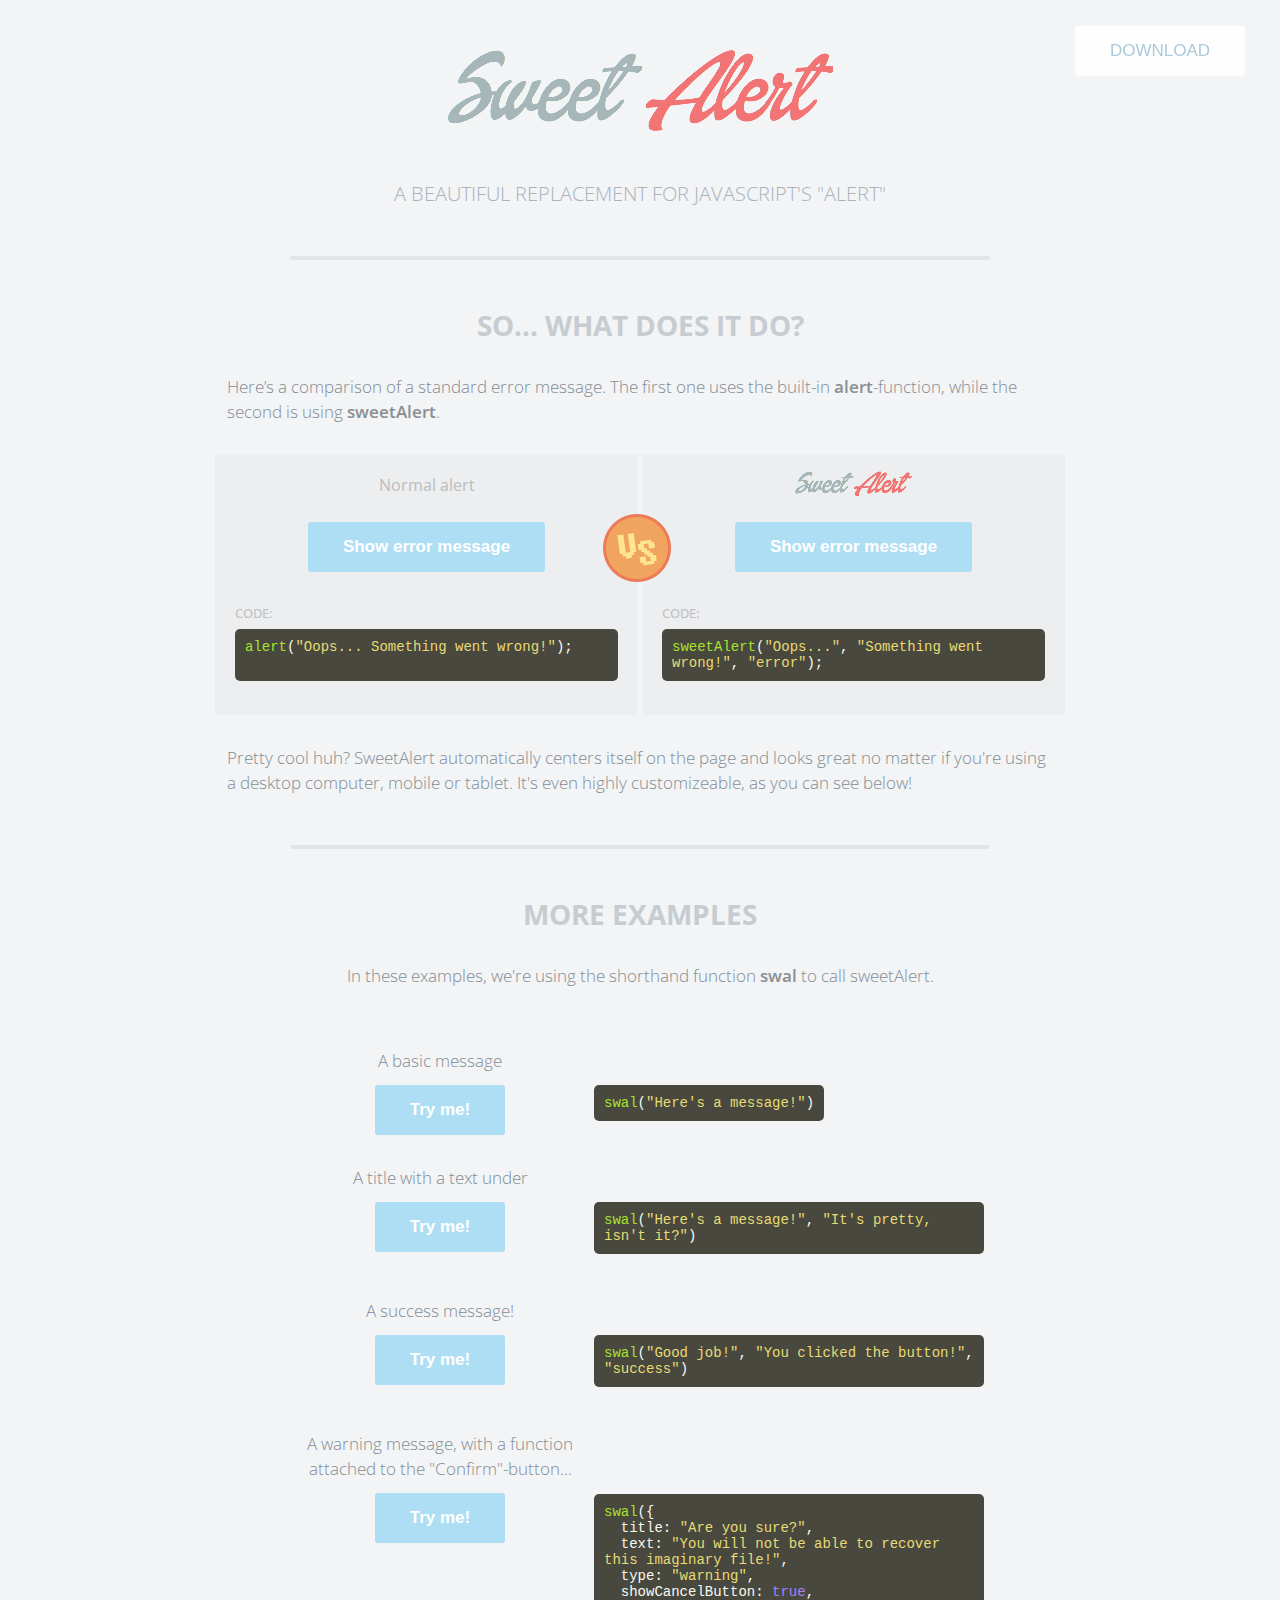
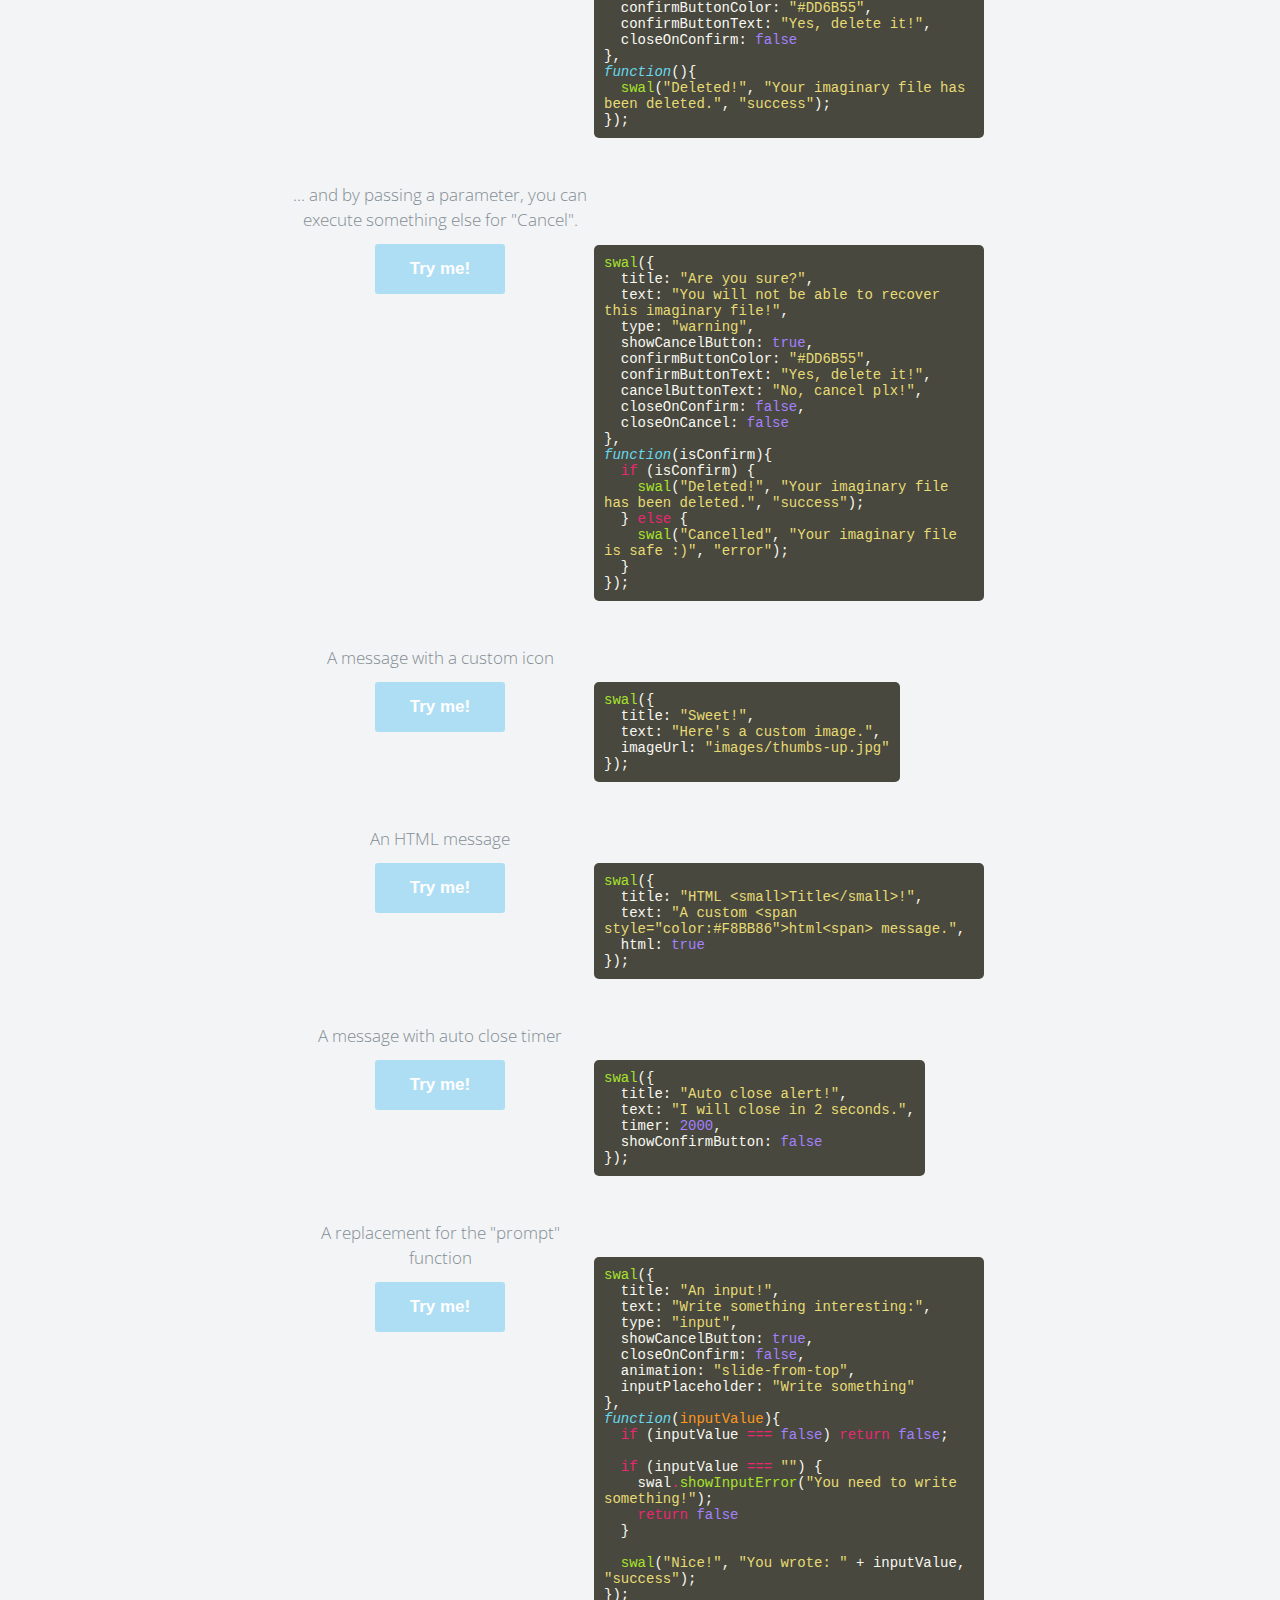
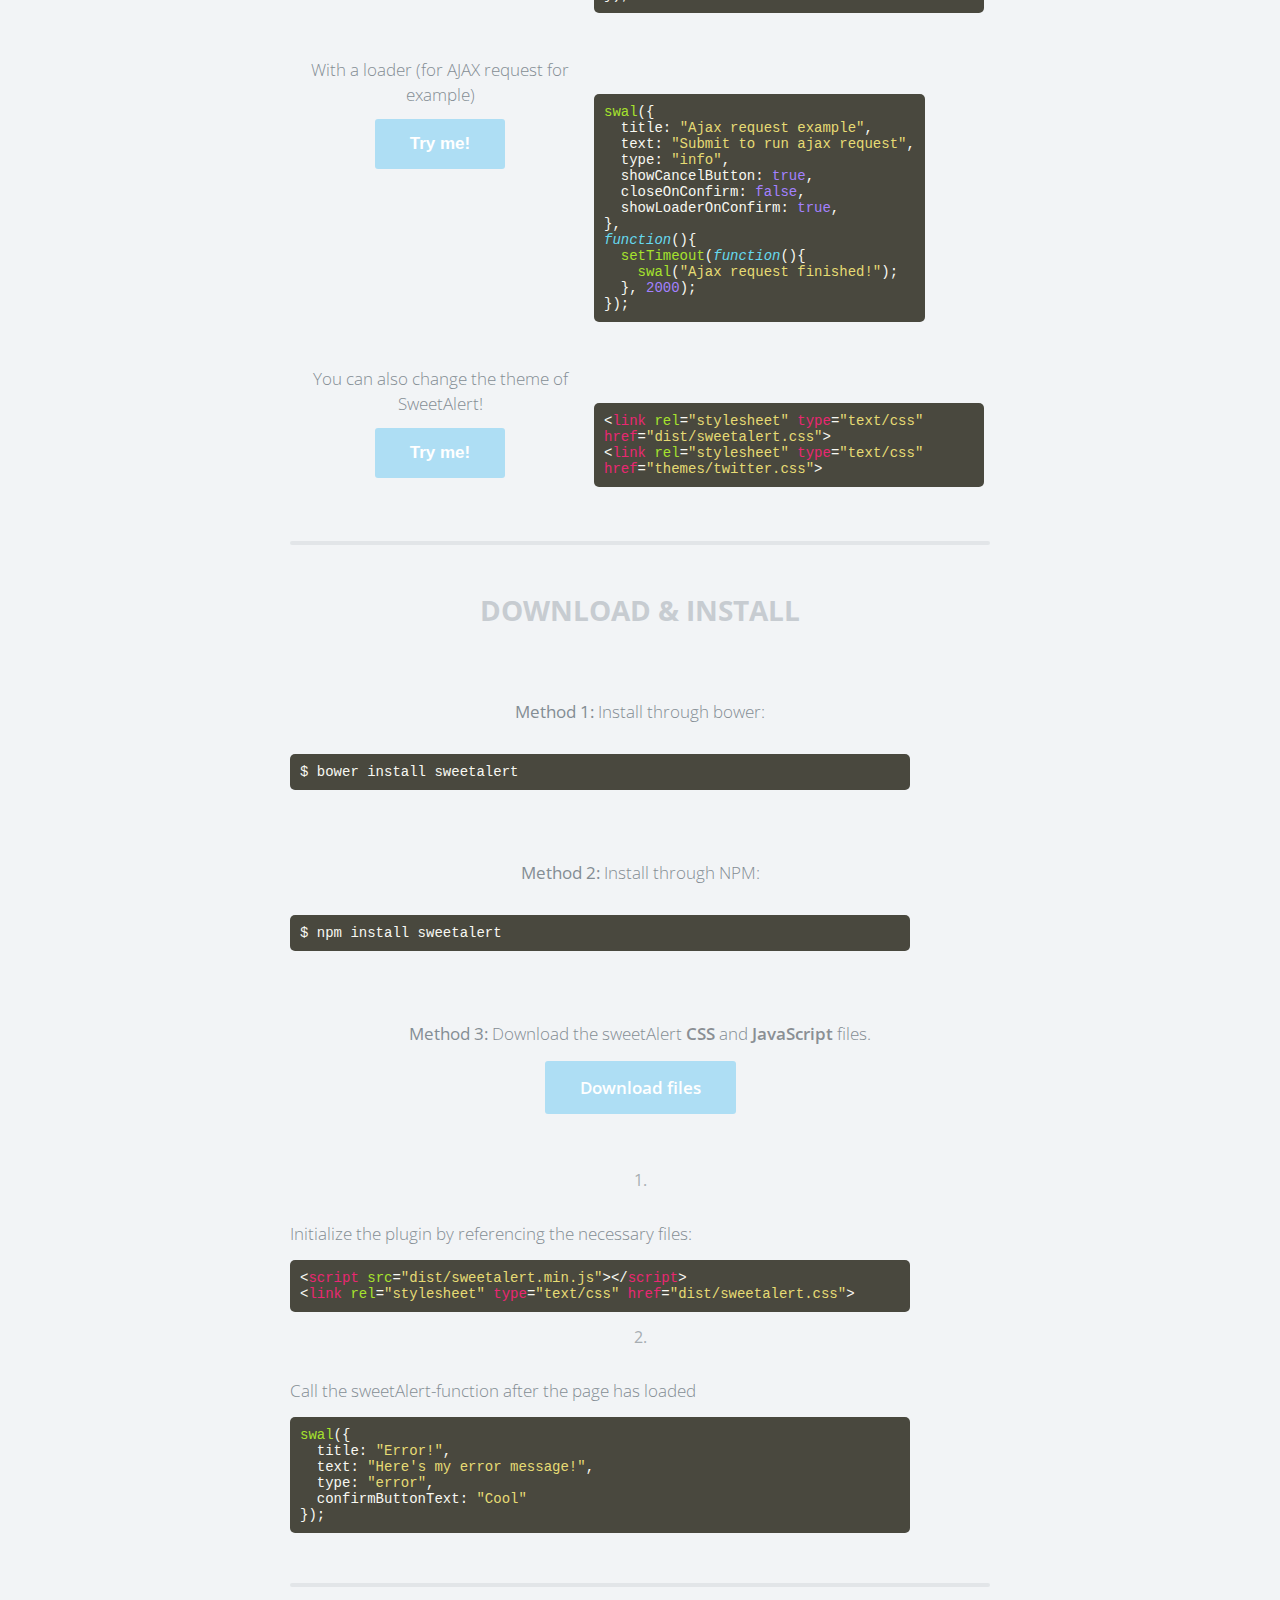
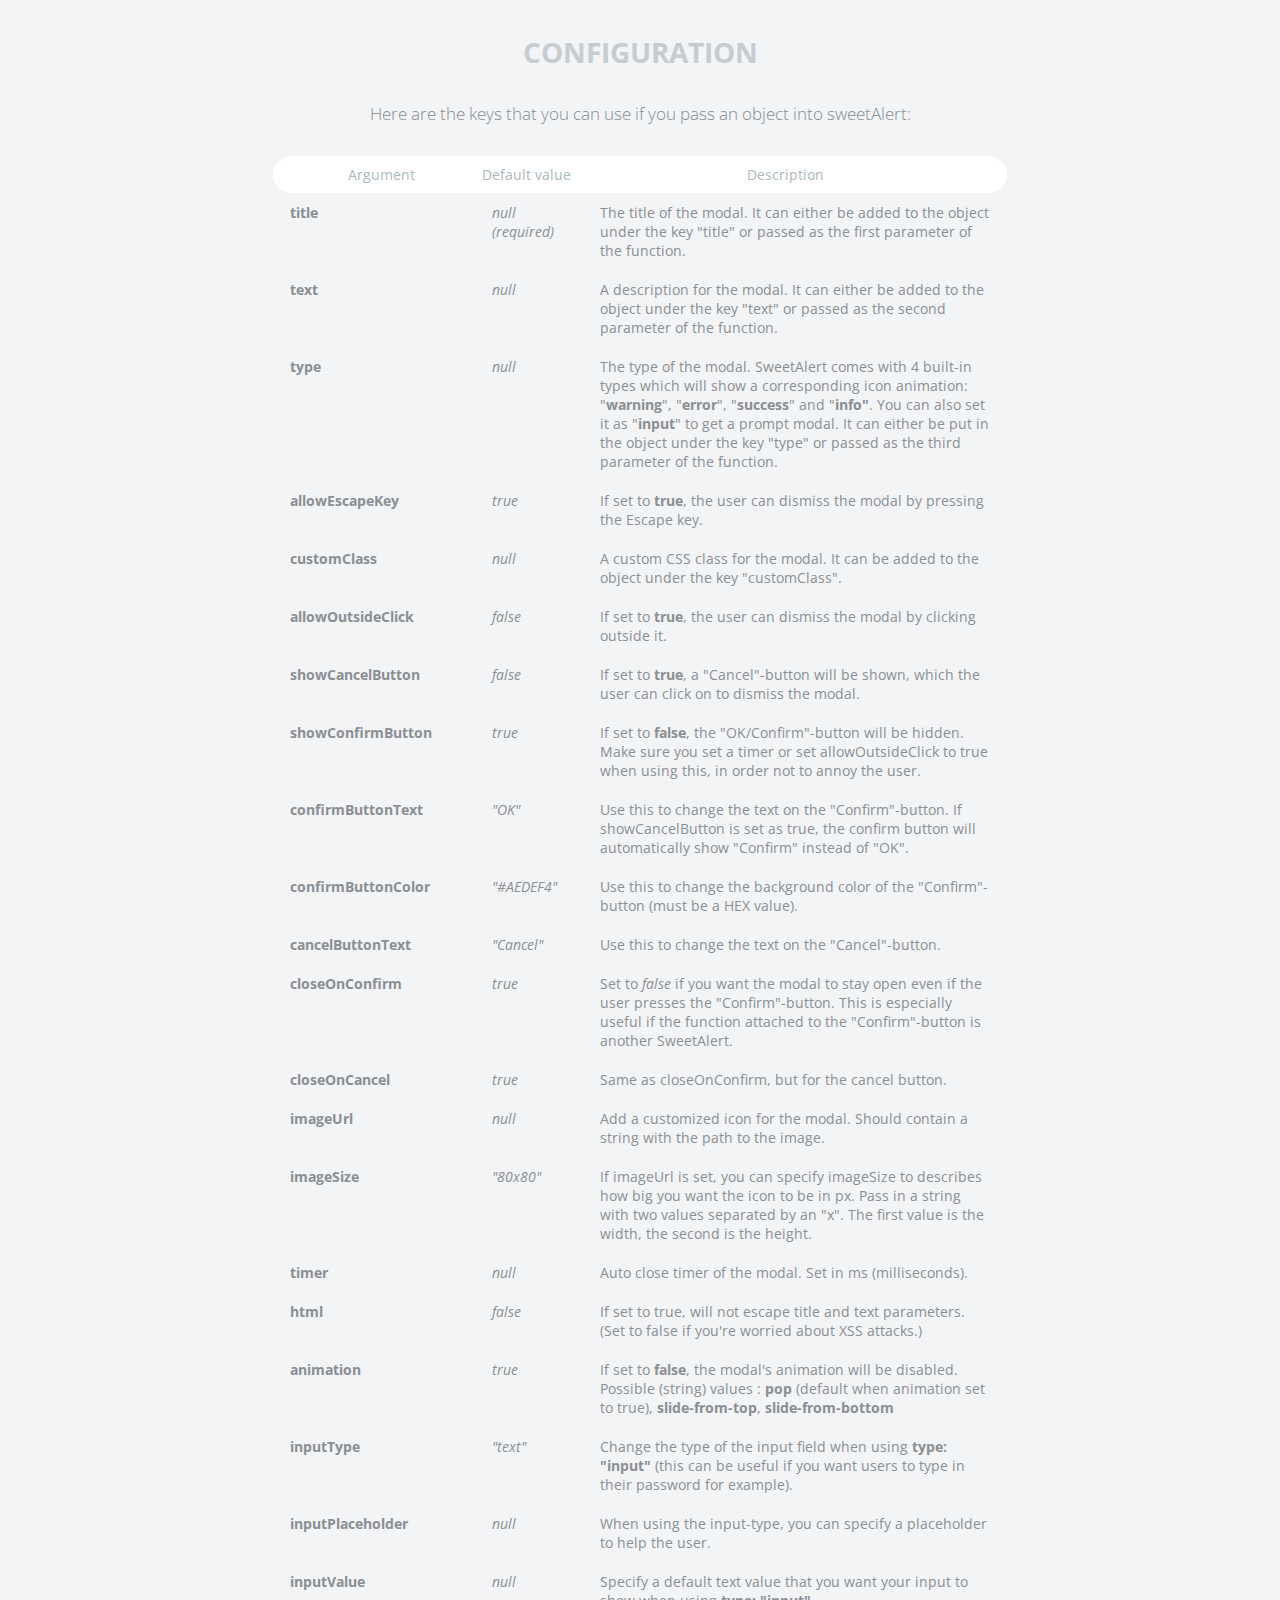
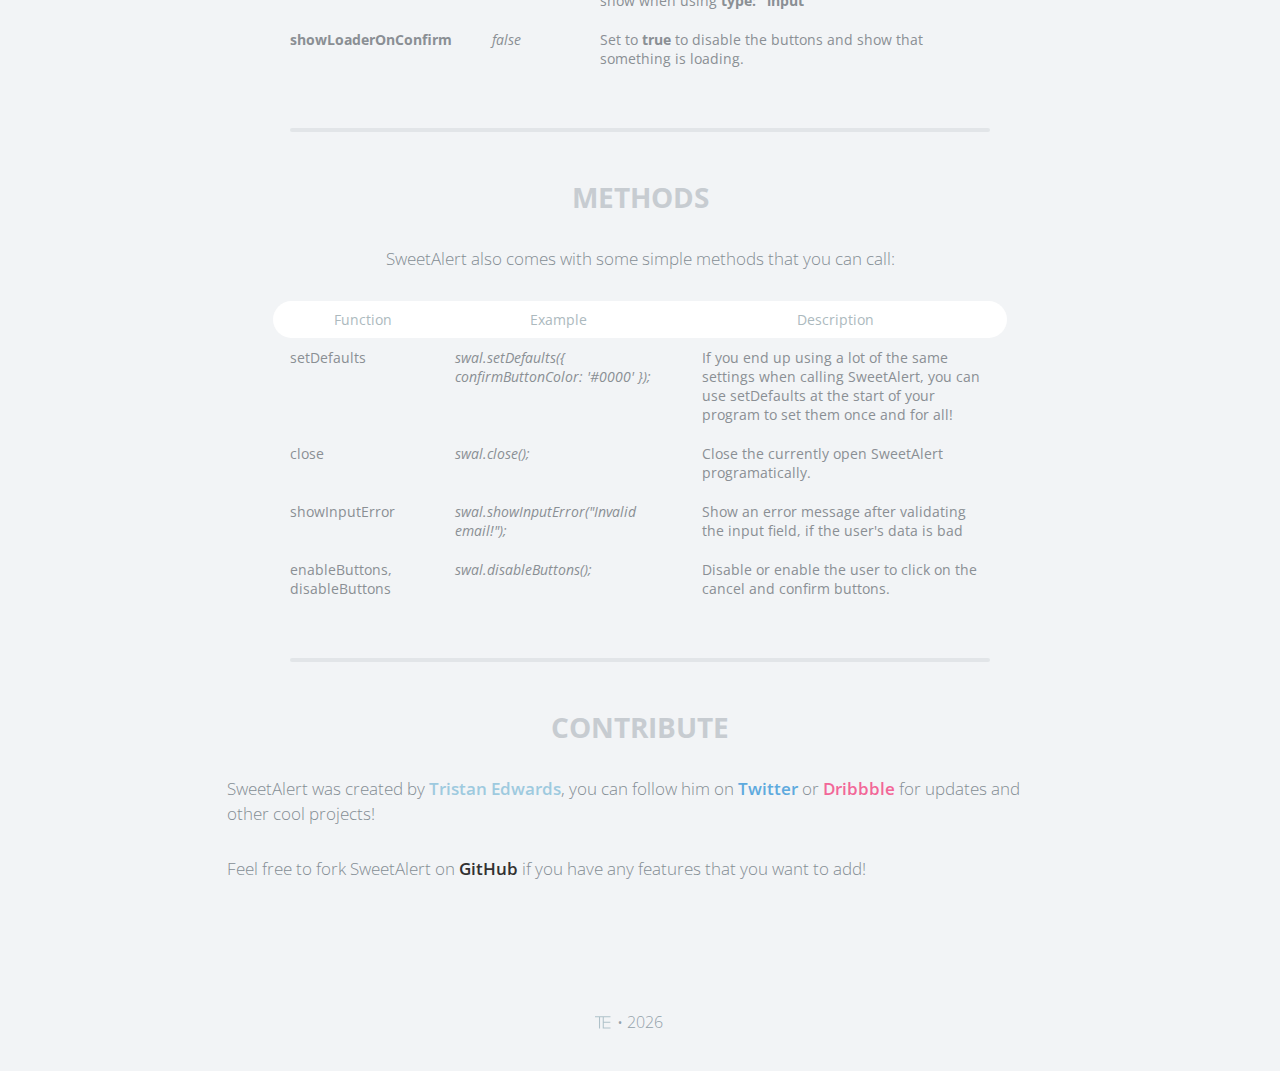
<file: web/sweetalert/index.html>
<!doctype html>

<html>

<head>
  <meta charset="utf-8">
  <meta name="viewport" content="width=device-width, initial-scale=1, maximum-scale=1, user-scalable=0" />
  <title>SweetAlert</title>

  <link rel="stylesheet" href="example/example.css">
  <script src="https://code.jquery.com/jquery-2.1.3.min.js"></script>

  <!-- This is what you need -->
  <script src="dist/sweetalert-dev.js"></script>
  <link rel="stylesheet" href="dist/sweetalert.css">
  <!--.......................-->

</head>

<body>

<h1>Sweet Alert</h1>
<h2>A beautiful replacement for JavaScript's "Alert"</h2>
<button class="download">Download</button>

<!-- What does it do? -->
<h3>So... What does it do?</h3>
<p>Here’s a comparison of a standard error message. The first one uses the built-in <strong>alert</strong>-function, while the second is using <strong>sweetAlert</strong>.</p>

<div class="showcase normal">
	<h4>Normal alert</h4>
	<button>Show error message</button>

	<h5>Code:</h5>
	<pre><span class="attr">alert</span>(<span class="str">"Oops... Something went wrong!"</span>);

	</pre>

	<div class="vs-icon"></div>
</div>

<div class="showcase sweet">
	<h4>Sweet Alert</h4>
	<button>Show error message</button>

	<h5>Code:</h5>
	<pre><span class="attr">sweetAlert</span>(<span class="str">"Oops..."</span>, <span class="str">"Something went wrong!"</span>, <span class="str">"error"</span>);</pre>
</div>

<p>Pretty cool huh? SweetAlert automatically centers itself on the page and looks great no matter if you're using a desktop computer, mobile or tablet. It's even highly customizeable, as you can see below!</p>


<!-- Examples -->
<h3>More examples</h3>

<p class="center">In these examples, we're using the shorthand function <strong>swal</strong> to call sweetAlert.</p>

<ul class="examples">

	<li class="message">
		<div class="ui">
			<p>A basic message</p>
			<button>Try me!</button>
		</div>
		<pre><span class="attr">swal</span>(<span class="str">"Here's a message!"</span>)</pre>
	</li>

	<li class="title-text">
		<div class="ui">
			<p>A title with a text under</p>
			<button>Try me!</button>
		</div>
		<pre><span class="attr">swal</span>(<span class="str">"Here's a message!"</span>, <span class="str">"It's pretty, isn't it?"</span>)</pre>
	</li>

	<li class="success">
		<div class="ui">
			<p>A success message!</p>
			<button>Try me!</button>
		</div>
		<pre><span class="attr">swal</span>(<span class="str">"Good job!"</span>, <span class="str">"You clicked the button!"</span>, <span class="str">"success"</span>)</pre>
	</li>

	<li class="warning confirm">
		<div class="ui">
			<p>A warning message, with a function attached to the "Confirm"-button...</p>
			<button>Try me!</button>
		</div>
		<pre><span class="attr">swal</span>({
&nbsp;&nbsp;title: <span class="str">"Are you sure?"</span>,
&nbsp;&nbsp;text: <span class="str">"You will not be able to recover this imaginary file!"</span>,
&nbsp;&nbsp;type: <span class="str">"warning"</span>,
&nbsp;&nbsp;showCancelButton: <span class="val">true</span>,
&nbsp;&nbsp;confirmButtonColor: <span class="str">"#DD6B55"</span>,
&nbsp;&nbsp;confirmButtonText: <span class="str">"Yes, delete it!"</span>,
&nbsp;&nbsp;closeOnConfirm: <span class="val">false</span>
},
<span class="func"><i>function</i></span>(){
&nbsp;&nbsp;<span class="attr">swal</span>(<span class="str">"Deleted!"</span>, <span class="str">"Your imaginary file has been deleted."</span>, <span class="str">"success"</span>);
});</pre>
	</li>

	<li class="warning cancel">
		<div class="ui">
			<p>... and by passing a parameter, you can execute something else for "Cancel".</p>
			<button>Try me!</button>
		</div>
		<pre><span class="attr">swal</span>({
&nbsp;&nbsp;title: <span class="str">"Are you sure?"</span>,
&nbsp;&nbsp;text: <span class="str">"You will not be able to recover this imaginary file!"</span>,
&nbsp;&nbsp;type: <span class="str">"warning"</span>,
&nbsp;&nbsp;showCancelButton: <span class="val">true</span>,
&nbsp;&nbsp;confirmButtonColor: <span class="str">"#DD6B55"</span>,
&nbsp;&nbsp;confirmButtonText: <span class="str">"Yes, delete it!"</span>,
&nbsp;&nbsp;cancelButtonText: <span class="str">"No, cancel plx!"</span>,
&nbsp;&nbsp;closeOnConfirm: <span class="val">false</span>,
&nbsp;&nbsp;closeOnCancel: <span class="val">false</span>
},
<span class="func"><i>function</i></span>(isConfirm){
&nbsp;&nbsp;<span class="tag">if</span> (isConfirm) {
&nbsp;&nbsp;&nbsp;&nbsp;<span class="attr">swal</span>(<span class="str">"Deleted!"</span>, <span class="str">"Your imaginary file has been deleted."</span>, <span class="str">"success"</span>);
&nbsp;&nbsp;} <span class="tag">else</span> {
	&nbsp;&nbsp;&nbsp;&nbsp;<span class="attr">swal</span>(<span class="str">"Cancelled"</span>, <span class="str">"Your imaginary file is safe :)"</span>, <span class="str">"error"</span>);
&nbsp;&nbsp;}
});</pre>
	</li>

	<li class="custom-icon">
		<div class="ui">
			<p>A message with a custom icon</p>
			<button>Try me!</button>
		</div>
		<pre><span class="attr">swal</span>({
&nbsp;&nbsp;title: <span class="str">"Sweet!"</span>,
&nbsp;&nbsp;text: <span class="str">"Here's a custom image."</span>,
&nbsp;&nbsp;imageUrl: <span class="str">"images/thumbs-up.jpg"</span>
});</pre>
	</li>

	<li class="message-html">
		<div class="ui">
			<p>An HTML message</p>
			<button>Try me!</button>
		</div>
		<pre><span class="attr">swal</span>({
&nbsp;&nbsp;title: <span class="str">"HTML &lt;small&gt;Title&lt;/small&gt;!"</span>,
&nbsp;&nbsp;text: <span class="str">"A custom &lt;span style="color:#F8BB86"&gt;html&lt;span&gt; message."</span>,
&nbsp;&nbsp;html: <span class="val">true</span>
});</pre>
	</li>

	<li class="timer">
		<div class="ui">
			<p>A message with auto close timer</p>
			<button>Try me!</button>
		</div>
		<pre><span class="attr">swal</span>({
&nbsp;&nbsp;title: <span class="str">"Auto close alert!"</span>,
&nbsp;&nbsp;text: <span class="str">"I will close in 2 seconds."</span>,
&nbsp;&nbsp;timer: <span class="val">2000</span>,
&nbsp;&nbsp;showConfirmButton: <span class="val">false</span>
});</pre>
	</li>


	<li class="input">
		<div class="ui">
			<p>A replacement for the "prompt" function</p>
			<button>Try me!</button>
		</div>
		<pre><span class="attr">swal</span>({
&nbsp;&nbsp;title: <span class="str">"An input!"</span>,
&nbsp;&nbsp;text: <span class="str">"Write something interesting:"</span>,
&nbsp;&nbsp;type: <span class="str">"input"</span>,
&nbsp;&nbsp;showCancelButton: <span class="val">true</span>,
&nbsp;&nbsp;closeOnConfirm: <span class="val">false</span>,
&nbsp;&nbsp;animation: <span class="str">"slide-from-top"</span>,
&nbsp;&nbsp;inputPlaceholder: <span class="str">"Write something"</span>
},
<span class="func"><i>function</i></span>(<span class="arg">inputValue</span>){
&nbsp;&nbsp;<span class="tag">if</span> (inputValue <span class="tag">===</span> <span class="val">false</span>) <span class="tag">return</span> <span class="val">false</span>;
&nbsp;&nbsp;
&nbsp;&nbsp;<span class="tag">if</span> (inputValue <span class="tag">===</span> <span class="str">""</span>) {
&nbsp;&nbsp;&nbsp;&nbsp;swal<span class="tag">.</span><span class="attr">showInputError</span>(<span class="str">"You need to write something!"</span>);
&nbsp;&nbsp;&nbsp;&nbsp;<span class="tag">return</span> <span class="val">false</span>
&nbsp;&nbsp;}
&nbsp;&nbsp;
&nbsp;&nbsp;<span class="attr">swal</span>(<span class="str">"Nice!"</span>, <span class="str">"You wrote: "</span> + inputValue, <span class="str">"success"</span>);
});</pre>
	</li>

  <li class="ajax">
    <div class="ui">
			<p>With a loader (for AJAX request for example)</p>
			<button>Try me!</button>
		</div>
		<pre><span class="attr">swal</span>({
&nbsp;&nbsp;title: <span class="str">"Ajax request example"</span>,
&nbsp;&nbsp;text: <span class="str">"Submit to run ajax request"</span>,
&nbsp;&nbsp;type: <span class="str">"info"</span>,
&nbsp;&nbsp;showCancelButton: <span class="val">true</span>,
&nbsp;&nbsp;closeOnConfirm: <span class="val">false</span>,
&nbsp;&nbsp;showLoaderOnConfirm: <span class="val">true</span>,
},
<span class="func"><i>function</i></span>(){
&nbsp;&nbsp;<span class="attr">setTimeout</span>(<span class="func"><i>function</i></span>(){
&nbsp;&nbsp;&nbsp;&nbsp;<span class="attr">swal</span>(<span class="str">"Ajax request finished!"</span>);
&nbsp;&nbsp;}, <span class="val">2000</span>);
});</pre>
	</li>

	<li class="theme">
		<div class="ui">
			<p>You can also change the theme of SweetAlert!</p>
			<button>Try me!</button>
		</div>
		<pre>&lt;<span class="tag">link</span> <span class="attr">rel</span>=<span class="str">"stylesheet"</span> <span class="tag">type</span>=<span class="str">"text/css"</span> <span class="tag">href</span>=<span class="str">"dist/sweetalert.css"</span>&gt;
			&lt;<span class="tag">link</span> <span class="attr">rel</span>=<span class="str">"stylesheet"</span> <span class="tag">type</span>=<span class="str">"text/css"</span> <span class="tag">href</span>=<span class="str">"themes/twitter.css"</span>&gt;</pre>
	</li>

</ul>


<!-- Download & Install -->
<h3 id="download-section">Download & install</h3>

<div class="center-container">
	<p class="center"><b>Method 1:</b> Install through bower:</p>
	<pre class="center">$ bower install sweetalert</pre>
</div>

<div class="center-container">
	<p class="center"><b>Method 2:</b> Install through NPM:</p>
	<pre class="center">$ npm install sweetalert</pre>
</div>

<p class="center"><b>Method 3:</b> Download the sweetAlert <strong>CSS</strong> and <strong>JavaScript</strong> files.</p>

<a class="button" href="https://github.com/t4t5/sweetalert/archive/master.zip" download>Download files</a>

<ol>
	<li>
		<p>Initialize the plugin by referencing the necessary files:</p>
		<pre>&lt;<span class="tag">script</span> <span class="attr">src</span>=<span class="str">"dist/sweetalert.min.js"</span>&gt;&lt;/<span class="tag">script</span>&gt;
&lt;<span class="tag">link</span> <span class="attr">rel</span>=<span class="str">"stylesheet"</span> <span class="tag">type</span>=<span class="str">"text/css"</span> <span class="tag">href</span>=<span class="str">"dist/sweetalert.css"</span>&gt;</pre>
	</li>

	<li>
		<p>Call the sweetAlert-function after the page has loaded</p>
		<pre><span class="attr">swal</span>({
&nbsp;&nbsp;title: <span class="str">"Error!"</span>,
&nbsp;&nbsp;text: <span class="str">"Here's my error message!"</span>,
&nbsp;&nbsp;type: <span class="str">"error"</span>,
&nbsp;&nbsp;confirmButtonText: <span class="str">"Cool"</span>
});
</pre>
	</li>
</ol>



<!-- Configuration -->
<h3>Configuration</h3>

<p class="center">Here are the keys that you can use if you pass an object into sweetAlert:</p>

<table>
	<tr class="titles">
		<th>
			<div class="border-left"></div>
			Argument
		</th>
		<th>Default value</th>
		<th>
			<div class="border-right"></div>
			Description
		</th>
	</tr>
	<tr>
		<td><b>title</b></td>
		<td><i>null (required)</i></td>
		<td>The title of the modal. It can either be added to the object under the key "title" or passed as the first parameter of the function.</td>
	</tr>
	<tr>
		<td><b>text</b></td>
		<td><i>null</i></td>
		<td>A description for the modal. It can either be added to the object under the key "text" or passed as the second parameter of the function.</td>
	</tr>
	<tr>
		<td><b>type</b></td>
		<td><i>null</i></td>
		<td>The type of the modal. SweetAlert comes with 4 built-in types which will show a corresponding icon animation: "<strong>warning</strong>", "<strong>error</strong>", "<strong>success</strong>" and "<strong>info"</strong>. You can also set it as "<strong>input</strong>" to get a prompt modal. It can either be put in the object under the key "type" or passed as the third parameter of the function.</td>
	</tr>
    <tr>
      <td><b>allowEscapeKey</b></td>
      <td><i>true</i></td>
      <td>If set to <strong>true</strong>, the user can dismiss the modal by pressing the Escape key.</td>
    </tr>
	<tr>
		<td><b>customClass</b></td>
		<td><i>null</i></td>
		<td>A custom CSS class for the modal. It can be added to the object under the key "customClass".</td>
	</tr>
	<tr>
		<td><b>allowOutsideClick</b></td>
		<td><i>false</i></td>
		<td>If set to <strong>true</strong>, the user can dismiss the modal by clicking outside it.</td>
	</tr>
	<tr>
		<td><b>showCancelButton</b></td>
		<td><i>false</i></td>
		<td>If set to <strong>true</strong>, a "Cancel"-button will be shown, which the user can click on to dismiss the modal.</td>
	</tr>
	<tr>
		<td><b>showConfirmButton</b></td>
		<td><i>true</i></td>
		<td>If set to <strong>false</strong>, the "OK/Confirm"-button will be hidden. Make sure you set a timer or set allowOutsideClick to true when using this, in order not to annoy the user.</td>
	</tr>
	<tr>
		<td><b>confirmButtonText</b></td>
		<td><i>"OK"</i></td>
		<td>Use this to change the text on the "Confirm"-button. If showCancelButton is set as true, the confirm button will automatically show "Confirm" instead of "OK".</td>
	</tr>
	<tr>
		<td><b>confirmButtonColor</b></td>
		<td><i>"#AEDEF4"</i></td>
		<td>Use this to change the background color of the "Confirm"-button (must be a HEX value).</td>
	</tr>
	<tr>
		<td><b>cancelButtonText</b></td>
		<td><i>"Cancel"</i></td>
		<td>Use this to change the text on the "Cancel"-button.</td>
	</tr>
	<tr>
		<td><b>closeOnConfirm</b></td>
		<td><i>true</i></td>
		<td>Set to <i>false</i> if you want the modal to stay open even if the user presses the "Confirm"-button. This is especially useful if the function attached to the "Confirm"-button is another SweetAlert.</td>
	</tr>
	<tr>
		<td><b>closeOnCancel</b></td>
		<td><i>true</i></td>
		<td>Same as closeOnConfirm, but for the cancel button.</td>
	</tr>
	<tr>
		<td><b>imageUrl</b></td>
		<td><i>null</i></td>
		<td>Add a customized icon for the modal. Should contain a string with the path to the image.</td>
	</tr>
	<tr>
		<td><b>imageSize</b></td>
		<td><i>"80x80"</i></td>
		<td>If imageUrl is set, you can specify imageSize to describes how big you want the icon to be in px. Pass in a string with two values separated by an "x". The first value is the width, the second is the height.</td>
	</tr>
	<tr>
		<td><b>timer</b></td>
		<td><i>null</i></td>
		<td>Auto close timer of the modal. Set in ms (milliseconds).</td>
	</tr>
	<tr>
		<td><b>html</b></td>
		<td><i>false</i></td>
		<td>If set to true, will not escape title and text parameters. (Set to false if you're worried about XSS attacks.)</td>
	</tr>
	<tr>
		<td><b>animation</b></td>
		<td><i>true</i></td>
		<td>If set to <strong>false</strong>, the modal's animation will be disabled. Possible (string) values : <strong>pop</strong> (default when animation set to true), <strong>slide-from-top</strong>, <strong>slide-from-bottom</strong></td>
	</tr>
	<tr>
		<td><b>inputType</b></td>
		<td><i>"text"</i></td>
		<td>Change the type of the input field when using <strong>type: "input"</strong> (this can be useful if you want users to type in their password for example).</td>
	</tr>
	<tr>
		<td><b>inputPlaceholder</b></td>
		<td><i>null</i></td>
		<td>When using the input-type, you can specify a placeholder to help the user.</td>
	</tr>
	<tr>
		<td><b>inputValue</b></td>
		<td><i>null</i></td>
		<td>Specify a default text value that you want your input to show when using <strong>type: "input"</strong></td>
	</tr>
	<tr>
		<td><b>showLoaderOnConfirm</b></td>
		<td><i>false</i></td>
    <td>Set to <strong>true</strong> to disable the buttons and show that something is loading.</td>
	</tr>
</table>


<!-- Methods -->
<h3>Methods</h3>

<p class="center">SweetAlert also comes with some simple methods that you can call:</p>

<table>
	<tr class="titles">
		<th>
			<div class="border-left"></div>
			Function
		</th>
		<th>Example</th>
		<th>
			<div class="border-right"></div>
			Description
		</th>
	</tr>
	<tr>
		<td>setDefaults</td>
		<td><i>swal.setDefaults({ confirmButtonColor: '#0000' });</i></td>
		<td>If you end up using a lot of the same settings when calling SweetAlert, you can use setDefaults at the start of your program to set them once and for all!</td>
	</tr>
	<tr>
		<td>close</td>
		<td><i>swal.close();</i></td>
		<td>Close the currently open SweetAlert programatically.</td>
	</tr>
	<tr>
		<td>showInputError</td>
		<td><i>swal.showInputError("Invalid email!");</i></td>
		<td>Show an error message after validating the input field, if the user's data is bad</td>
	</tr>
	<tr>
		<td>enableButtons, disableButtons</td>
		<td><i>swal.disableButtons();</i></td>
		<td>Disable or enable the user to click on the cancel and confirm buttons.</td>
	</tr>
</table>



<!-- Contribute -->
<h3>Contribute</h3>
<p>SweetAlert was created by <a href="http://tristanedwards.me" target="_blank">Tristan Edwards</a>, you can follow him on <a href="https://twitter.com/t4t5" target="_blank" class="twitter">Twitter</a> or <a href="https://dribbble.com/tristanedwards" target="_blank" class="dribbble">Dribbble</a> for updates and other cool projects!</p>
<p>Feel free to fork SweetAlert on <a href="https://github.com/t4t5/sweetalert" class="github">GitHub</a> if you have any features that you want to add!</p>


<footer>
	<span class="te-logo">TE</span> • <script>document.write(new Date().getFullYear())</script>
</footer>


<script>

document.querySelector('button.download').onclick = function(){
	$("html, body").animate({ scrollTop: $("#download-section").offset().top }, 1000);
};

document.querySelector('.showcase.normal button').onclick = function(){
	alert("Oops... Something went wrong!");
};

document.querySelector('.showcase.sweet button').onclick = function(){
	swal("Oops...", "Something went wrong!", "error");
};

document.querySelector('ul.examples li.message button').onclick = function(){
	swal("Here's a message!");
};

document.querySelector('ul.examples li.timer button').onclick = function(){
	swal({
		title: "Auto close alert!",
		text: "I will close in 2 seconds.",
		timer: 2000,
		showConfirmButton: false
	});
};

document.querySelector('ul.examples li.title-text button').onclick = function(){
	swal("Here's a message!", "It's pretty, isn't it?");
};

document.querySelector('ul.examples li.success button').onclick = function(){
	swal("Good job!", "You clicked the button!", "success");
};

document.querySelector('ul.examples li.warning.confirm button').onclick = function(){
	swal({
		title: "Are you sure?",
		text: "You will not be able to recover this imaginary file!",
		type: "warning",
		showCancelButton: true,
		confirmButtonColor: '#DD6B55',
		confirmButtonText: 'Yes, delete it!',
		closeOnConfirm: false
	},
	function(){
		swal("Deleted!", "Your imaginary file has been deleted!", "success");
	});
};

document.querySelector('ul.examples li.warning.cancel button').onclick = function(){
	swal({
		title: "Are you sure?",
		text: "You will not be able to recover this imaginary file!",
		type: "warning",
		showCancelButton: true,
		confirmButtonColor: '#DD6B55',
		confirmButtonText: 'Yes, delete it!',
		cancelButtonText: "No, cancel plx!",
		closeOnConfirm: false,
		closeOnCancel: false
	},
	function(isConfirm){
    if (isConfirm){
      swal("Deleted!", "Your imaginary file has been deleted!", "success");
    } else {
      swal("Cancelled", "Your imaginary file is safe :)", "error");
    }
	});
};

document.querySelector('ul.examples li.custom-icon button').onclick = function(){
	swal({
		title: "Sweet!",
		text: "Here's a custom image.",
		imageUrl: 'example/images/thumbs-up.jpg'
	});
};

document.querySelector('ul.examples li.message-html button').onclick = function(){
	swal({
		title: "HTML <small>Title</small>!",
		text: 'A custom <span style="color:#F8BB86">html<span> message.',
		html: true
	});
};

document.querySelector('ul.examples li.input button').onclick = function(){
	swal({
		title: "An input!",
		text: 'Write something interesting:',
		type: 'input',
		showCancelButton: true,
		closeOnConfirm: false,
		animation: "slide-from-top",
		inputPlaceholder: "Write something",
	},
	function(inputValue){
		if (inputValue === false) return false;

		if (inputValue === "") {
			swal.showInputError("You need to write something!");
			return false;
		}
    
		swal("Nice!", 'You wrote: ' + inputValue, "success");

	});
};

document.querySelector('ul.examples li.theme button').onclick = function() {
	swal({
		title: "Themes!",
		text: "Here's the Twitter theme for SweetAlert!",
		confirmButtonText: "Cool!",
		customClass: 'twitter'
	});
};

document.querySelector('ul.examples li.ajax button').onclick = function() {
  swal({
    title: 'Ajax request example',
    text: 'Submit to run ajax request',
    type: 'info',
    showCancelButton: true,
    closeOnConfirm: false,
    showLoaderOnConfirm: true,
  }, function(){
    setTimeout(function() {
      swal('Ajax request finished!');
    }, 2000);
  });
};

</script>



</body>

</html>
</file>
<file: web/sweetalert/example/example.css>
@import url(http://fonts.googleapis.com/css?family=Open+Sans:400,600,700,300);
@import url(http://fonts.googleapis.com/css?family=Open+Sans+Condensed:700);
body {
  background-color: #f2f4f6;
  font-family: 'Open Sans', sans-serif;
  text-align: center; }

h1 {
  background-image: url("images/logo_big.png");
  background-image: -webkit-image-set(url("images/logo_big.png") 1x, url("images/logo_big@2x.png") 2x);
  width: 385px;
  height: 81px;
  text-indent: -9999px;
  white-space: nowrap;
  margin: 50px auto; }
  @media all and (max-width: 420px) {
    h1 {
      width: 300px;
      background-size: contain;
      background-repeat: no-repeat;
      background-position: center; } }
  @media all and (max-width: 330px) {
    h1 {
      width: 250px; } }

h2 {
  font-size: 20px;
  color: #A9B2BC;
  line-height: 25px;
  text-transform: uppercase;
  font-weight: 300;
  text-align: center;
  display: block; }

h3 {
  font-size: 28px;
  color: #C7CCD1;
  text-transform: uppercase;
  font-family: 'Open Sans Condensed', sans-serif;
  margin-top: 100px;
  text-align: center;
  position: relative; }
  h3#download-section {
    margin-top: 50px;
    padding-top: 40px; }
  h3::after {
    content: "";
    background-color: #e2e5e8;
    height: 4px;
    width: 700px;
    left: 50%;
    margin-left: -350px;
    position: absolute;
    margin-top: -50px;
    border-radius: 2px; }
    @media all and (max-width: 740px) {
      h3::after {
        width: auto;
        left: 20px;
        right: 20px;
        margin-left: 0; } }

a {
  text-decoration: none; }

p {
  max-width: 826px;
  margin: 30px auto;
  font-size: 17px;
  font-weight: 300;
  color: #848D94;
  line-height: 25px;
  text-align: left; }
  p.center {
    text-align: center; }
  p strong {
    color: #8A8F94;
    font-weight: 600; }
  p a {
    color: #9ECADF;
    font-weight: 600; }
    p a:hover {
      text-decoration: underline; }
    p a.twitter {
      color: #5eaade; }
    p a.dribbble {
      color: #f26798; }
    p a.github {
      color: #323131; }

button, .button {
  background-color: #AEDEF4;
  color: white;
  border: none;
  box-shadow: none;
  font-size: 17px;
  font-weight: 500;
  font-weight: 600;
  border-radius: 3px;
  padding: 15px 35px;
  margin: 26px 5px 0 5px;
  cursor: pointer; }
  button:focus, .button:focus {
    outline: none; }
  button:hover, .button:hover {
    background-color: #a1d9f2; }
  button:active, .button:active {
    background-color: #81ccee; }
  button.cancel, .button.cancel {
    background-color: #D0D0D0; }
    button.cancel:hover, .button.cancel:hover {
      background-color: #c8c8c8; }
    button.cancel:active, .button.cancel:active {
      background-color: #b6b6b6; }
  button.download, .button.download {
    position: fixed;
    right: 30px;
    top: 0;
    background-color: rgba(255, 255, 255, 0.9);
    color: #ABCADA;
    font-weight: 500;
    text-transform: uppercase;
    z-index: 3; }
    @media all and (max-width: 1278px) {
      button.download, .button.download {
        display: none; } }

.center-container {
  max-width: 700px;
  margin: 70px auto; }

pre {
  background-color: #49483e;
  color: #f8f8f2;
  padding: 10px;
  border-radius: 5px;
  white-space: pre-line;
  text-align: left;
  font-size: 14px;
  max-width: 600px; }
  pre .str {
    color: #e6db74; }
  pre .func {
    color: #66d9ef; }
  pre .val {
    color: #a381ff; }
  pre .tag {
    color: #e92772; }
  pre .attr {
    color: #a6e22d; }
  pre .arg {
    color: #fd9720; }

.showcase {
  background-color: #eceef0;
  padding: 20px;
  display: inline-block;
  width: 383px;
  vertical-align: top;
  position: relative; }
  @media all and (max-width: 865px) {
    .showcase {
      margin: 5px auto;
      padding: 46px 20px; } }
  @media all and (max-width: 440px) {
    .showcase {
      width: auto; } }
  .showcase h4 {
    font-size: 16px;
    color: #BCBCBC;
    line-height: 22px;
    margin: 0 auto;
    font-weight: 400; }
  .showcase.sweet h4 {
    width: 117px;
    height: 25px;
    margin-top: -3px;
    text-indent: -9999px;
    background-image: url("images/logo_small.png");
    background-image: -webkit-image-set(url("images/logo_small.png") 1x, url("images/logo_small@2x.png") 2x); }
  .showcase h5 {
    margin-bottom: -7px;
    text-align: left;
    font-weight: 500;
    text-transform: uppercase;
    color: #c2c2c2; }
  .showcase button {
    margin-bottom: 10px; }
  .showcase .vs-icon {
    background-image: url("images/vs_icon.png");
    background-image: -webkit-image-set(url("images/vs_icon.png") 1x, url("images/vs_icon@2x.png") 2x);
    width: 69px;
    height: 69px;
    position: absolute;
    right: -34px;
    top: 60px;
    z-index: 2; }
    @media all and (max-width: 865px) {
      .showcase .vs-icon {
        margin: 5px auto;
        right: auto;
        left: 50%;
        margin-left: -35px;
        top: auto;
        bottom: -35px; } }

ul.examples {
  list-style-type: none;
  width: 700px;
  margin: 0 auto;
  text-align: left;
  padding-left: 0; }
  @media all and (max-width: 758px) {
    ul.examples {
      width: auto; } }
  ul.examples li {
    padding-left: 0; }
  ul.examples .ui, ul.examples pre {
    display: inline-block;
    vertical-align: top; }
    @media all and (max-width: 758px) {
      ul.examples .ui, ul.examples pre {
        display: block;
        max-width: none;
        margin: 0 auto; } }
  ul.examples .ui {
    width: 300px;
    text-align: center; }
    ul.examples .ui button {
      margin-top: 12px; }
    ul.examples .ui p {
      text-align: center;
      margin-bottom: 0; }
  ul.examples pre {
    max-width: 370px;
    margin-top: 67px; }
    @media all and (max-width: 758px) {
      ul.examples pre {
        margin-top: 16px !important;
        margin-bottom: 60px; } }
  ul.examples .warning pre {
    margin-top: 93px; }

ol {
  max-width: 700px;
  margin: 70px auto;
  list-style-position: inside;
  padding-left: 0; }
  ol li {
    color: #A7ADB2; }
    ol li p {
      margin-bottom: 10px; }

table {
  width: 700px;
  font-size: 14px;
  color: #8a8f94;
  margin: 10px auto;
  text-align: left;
  border-collapse: collapse; }
  @media all and (max-width: 750px) {
    table {
      width: auto;
      margin: 10px 20px; } }
  table th {
    background-color: white;
    padding: 9px;
    color: #acb9be;
    font-weight: 400;
    text-align: center;
    position: relative; }
    table th .border-left, table th .border-right {
      position: absolute;
      background-color: white;
      border-radius: 50%;
      top: 0;
      left: -17px;
      width: 37px;
      height: 37px; }
    table th .border-right {
      left: auto;
      right: -17px; }
    @media all and (max-width: 750px) {
      table th:nth-child(2) {
        display: none; } }
  table td {
    padding: 10px 20px;
    vertical-align: top; }
    table td:first-child {
      padding-left: 0px; }
    table td:last-child {
      padding-right: 0px; }
    @media all and (max-width: 750px) {
      table td:nth-child(2) {
        display: none; } }
    @media all and (max-width: 360px) {
      table td {
        padding: 10px 4px; }
        table td b {
          font-size: 13px; } }

footer {
  margin-top: 100px;
  padding-bottom: 30px;
  color: #9A999F;
  display: inline-block;
  position: relative;
  color: gray;
  font-weight: 400;
  color: #93a1aa;
  font-weight: 300; }
  footer .te-logo {
    text-indent: -99999px;
    background-size: contain;
    background-repeat: no-repeat;
    background-position: center center;
    height: 16px;
    width: 16px;
    display: inline-block;
    margin-right: 5px;
    background-image: url("images/te-logo-small.svg");
    position: absolute;
    left: -22px;
    top: 3px; }

.sweet-alert.twitter {
  font-family: "Helvetica Neue", Helvetica, Arial, sans-serif;
  padding: 15px;
  padding-top: 55px;
  text-align: right;
  border-radius: 6px;
  box-shadow: 0px 0px 0px 1px rgba(0, 0, 0, 0.11), 0px 6px 30px rgba(0, 0, 0, 0.14); }
  .sweet-alert.twitter ~ .sweet-overlay {
    background: rgba(41, 47, 51, 0.9); }
  .sweet-alert.twitter h2 {
    position: absolute;
    top: 0;
    left: 0;
    right: 0;
    height: 40px;
    line-height: 40px;
    font-size: 16px;
    font-weight: 400;
    color: #8899a6;
    margin: 0;
    color: #66757f;
    border-bottom: 1px solid #e1e8ed; }
  .sweet-alert.twitter p {
    display: block;
    text-align: center;
    color: #66757f;
    font-weight: 400;
    font-size: 13px;
    margin-top: 7px; }
  .sweet-alert.twitter .sa-button-container {
    background-color: #f5f8fa;
    border-top: 1px solid #e1e8ed;
    box-shadow: 0px -1px 0px white;
    margin: -15px;
    margin-top: 0; }
  .sweet-alert.twitter[data-has-confirm-button=false][data-has-cancel-button=false] {
    padding-bottom: 10px; }
    .sweet-alert.twitter[data-has-confirm-button=false][data-has-cancel-button=false] .sa-button-container {
      display: none; }
  .sweet-alert.twitter button {
    border-radius: 2px;
    box-shadow: none !important;
    text-shadow: 0px -1px 0px rgba(0, 0, 0, 0.3);
    margin: 17px 0px;
    border-radius: 4px;
    font-size: 14px;
    font-weight: 600;
    padding: 8px 16px;
    position: relative; }
    .sweet-alert.twitter button:focus, .sweet-alert.twitter button.cancel:focus {
      box-shadow: none !important; }
      .sweet-alert.twitter button:focus::before, .sweet-alert.twitter button.cancel:focus::before {
        content: "";
        position: absolute;
        left: -5px;
        top: -5px;
        right: -5px;
        bottom: -5px;
        border: 2px solid #a5b0b4;
        border-radius: 8px; }
    .sweet-alert.twitter button.confirm {
      background-color: #55acee !important;
      background-image: linear-gradient(transparent, rgba(0, 0, 0, 0.05));
      -ms-filter: "progid:DXImageTransform.Microsoft.gradient(startColorstr=#00000000, endColorstr=#0C000000)";
      border: 1px solid #3b88c3;
      box-shadow: inset 0 1px 0 rgba(255, 255, 255, 0.15);
      margin-right: 15px; }
      .sweet-alert.twitter button.confirm:hover {
        background-color: #55acee;
        background-image: linear-gradient(transparent, rgba(0, 0, 0, 0.15));
        -ms-filter: "progid:DXImageTransform.Microsoft.gradient(startColorstr=#00000000, endColorstr=#26000000)";
        border-color: #3b88c3; }
    .sweet-alert.twitter button.cancel {
      color: #66757e;
      background-color: #f5f8fa;
      background-image: linear-gradient(#fff, #f5f8fa);
      text-shadow: 0px -1px 0px white;
      margin-right: 9px;
      border: 1px solid #e1e8ed; }
      .sweet-alert.twitter button.cancel:hover, .sweet-alert.twitter button.cancel:focus:hover {
        background-color: #e1e8ed;
        background-image: linear-gradient(#fff, #e1e8ed);
        -ms-filter: "progid:DXImageTransform.Microsoft.gradient(enabled=false)";
        border-color: #e1e8ed; }
      .sweet-alert.twitter button.cancel:focus {
        background: #fff;
        border-color: #fff; }
  .sweet-alert.twitter .sa-icon {
    transform: scale(0.72);
    margin-bottom: -2px;
    margin-top: -10px; }
  .sweet-alert.twitter input {
    border: 1px solid #e1e8ed;
    border-radius: 3px;
    padding: 10px 7px;
    height: auto;
    box-shadow: none;
    font-size: 13px;
    margin: 10px 0; }
    .sweet-alert.twitter input:focus {
      border-color: #94A1A6;
      box-shadow: inset 0 0 0 1px rgba(77, 99, 107, 0.7); }
  .sweet-alert.twitter fieldset .sa-input-error {
    display: none; }
  .sweet-alert.twitter .sa-error-container {
    text-align: center;
    border: none;
    background-color: #fbedc0;
    margin-bottom: 6px; }
    .sweet-alert.twitter .sa-error-container.show {
      border: 1px solid #f0e1b9; }
    .sweet-alert.twitter .sa-error-container .icon {
      display: none; }
    .sweet-alert.twitter .sa-error-container p {
      color: #292f33;
      font-weight: 600;
      margin-top: 0; }
</file>
<file: web/sweetalert/dist/sweetalert.css>
body.stop-scrolling {
  height: 100%;
  overflow: hidden; }

.sweet-overlay {
  background-color: black;
  /* IE8 */
  -ms-filter: "progid:DXImageTransform.Microsoft.Alpha(Opacity=40)";
  /* IE8 */
  background-color: rgba(0, 0, 0, 0.4);
  position: fixed;
  left: 0;
  right: 0;
  top: 0;
  bottom: 0;
  display: none;
  z-index: 10000; }

.sweet-alert {
  background-color: white;
  font-family: 'Open Sans', 'Helvetica Neue', Helvetica, Arial, sans-serif;
  width: 478px;
  padding: 17px;
  border-radius: 5px;
  text-align: center;
  position: fixed;
  left: 50%;
  top: 50%;
  margin-left: -256px;
  margin-top: -200px;
  overflow: hidden;
  display: none;
  z-index: 99999; }
  @media all and (max-width: 540px) {
    .sweet-alert {
      width: auto;
      margin-left: 0;
      margin-right: 0;
      left: 15px;
      right: 15px; } }
  .sweet-alert h2 {
    color: #575757;
    font-size: 30px;
    text-align: center;
    font-weight: 600;
    text-transform: none;
    position: relative;
    margin: 25px 0;
    padding: 0;
    line-height: 40px;
    display: block; }
  .sweet-alert p {
    color: #797979;
    font-size: 16px;
    text-align: center;
    font-weight: 300;
    position: relative;
    text-align: inherit;
    float: none;
    margin: 0;
    padding: 0;
    line-height: normal; }
  .sweet-alert fieldset {
    border: none;
    position: relative; }
  .sweet-alert .sa-error-container {
    background-color: #f1f1f1;
    margin-left: -17px;
    margin-right: -17px;
    overflow: hidden;
    padding: 0 10px;
    max-height: 0;
    webkit-transition: padding 0.15s, max-height 0.15s;
    transition: padding 0.15s, max-height 0.15s; }
    .sweet-alert .sa-error-container.show {
      padding: 10px 0;
      max-height: 100px;
      webkit-transition: padding 0.2s, max-height 0.2s;
      transition: padding 0.25s, max-height 0.25s; }
    .sweet-alert .sa-error-container .icon {
      display: inline-block;
      width: 24px;
      height: 24px;
      border-radius: 50%;
      background-color: #ea7d7d;
      color: white;
      line-height: 24px;
      text-align: center;
      margin-right: 3px; }
    .sweet-alert .sa-error-container p {
      display: inline-block; }
  .sweet-alert .sa-input-error {
    position: absolute;
    top: 29px;
    right: 26px;
    width: 20px;
    height: 20px;
    opacity: 0;
    -webkit-transform: scale(0.5);
    transform: scale(0.5);
    -webkit-transform-origin: 50% 50%;
    transform-origin: 50% 50%;
    -webkit-transition: all 0.1s;
    transition: all 0.1s; }
    .sweet-alert .sa-input-error::before, .sweet-alert .sa-input-error::after {
      content: "";
      width: 20px;
      height: 6px;
      background-color: #f06e57;
      border-radius: 3px;
      position: absolute;
      top: 50%;
      margin-top: -4px;
      left: 50%;
      margin-left: -9px; }
    .sweet-alert .sa-input-error::before {
      -webkit-transform: rotate(-45deg);
      transform: rotate(-45deg); }
    .sweet-alert .sa-input-error::after {
      -webkit-transform: rotate(45deg);
      transform: rotate(45deg); }
    .sweet-alert .sa-input-error.show {
      opacity: 1;
      -webkit-transform: scale(1);
      transform: scale(1); }
  .sweet-alert input {
    width: 100%;
    box-sizing: border-box;
    border-radius: 3px;
    border: 1px solid #d7d7d7;
    height: 43px;
    margin-top: 10px;
    margin-bottom: 17px;
    font-size: 18px;
    box-shadow: inset 0px 1px 1px rgba(0, 0, 0, 0.06);
    padding: 0 12px;
    display: none;
    -webkit-transition: all 0.3s;
    transition: all 0.3s; }
    .sweet-alert input:focus {
      outline: none;
      box-shadow: 0px 0px 3px #c4e6f5;
      border: 1px solid #b4dbed; }
      .sweet-alert input:focus::-moz-placeholder {
        transition: opacity 0.3s 0.03s ease;
        opacity: 0.5; }
      .sweet-alert input:focus:-ms-input-placeholder {
        transition: opacity 0.3s 0.03s ease;
        opacity: 0.5; }
      .sweet-alert input:focus::-webkit-input-placeholder {
        transition: opacity 0.3s 0.03s ease;
        opacity: 0.5; }
    .sweet-alert input::-moz-placeholder {
      color: #bdbdbd; }
    .sweet-alert input:-ms-input-placeholder {
      color: #bdbdbd; }
    .sweet-alert input::-webkit-input-placeholder {
      color: #bdbdbd; }
  .sweet-alert.show-input input {
    display: block; }
  .sweet-alert .sa-confirm-button-container {
    display: inline-block;
    position: relative; }
  .sweet-alert .la-ball-fall {
    position: absolute;
    left: 50%;
    top: 50%;
    margin-left: -27px;
    margin-top: 4px;
    opacity: 0;
    visibility: hidden; }
  .sweet-alert button {
    background-color: #8CD4F5;
    color: white;
    border: none;
    box-shadow: none;
    font-size: 17px;
    font-weight: 500;
    -webkit-border-radius: 4px;
    border-radius: 5px;
    padding: 10px 32px;
    margin: 26px 5px 0 5px;
    cursor: pointer; }
    .sweet-alert button:focus {
      outline: none;
      box-shadow: 0 0 2px rgba(128, 179, 235, 0.5), inset 0 0 0 1px rgba(0, 0, 0, 0.05); }
    .sweet-alert button:hover {
      background-color: #7ecff4; }
    .sweet-alert button:active {
      background-color: #5dc2f1; }
    .sweet-alert button.cancel {
      background-color: #C1C1C1; }
      .sweet-alert button.cancel:hover {
        background-color: #b9b9b9; }
      .sweet-alert button.cancel:active {
        background-color: #a8a8a8; }
      .sweet-alert button.cancel:focus {
        box-shadow: rgba(197, 205, 211, 0.8) 0px 0px 2px, rgba(0, 0, 0, 0.0470588) 0px 0px 0px 1px inset !important; }
    .sweet-alert button[disabled] {
      opacity: .6;
      cursor: default; }
    .sweet-alert button.confirm[disabled] {
      color: transparent; }
      .sweet-alert button.confirm[disabled] ~ .la-ball-fall {
        opacity: 1;
        visibility: visible;
        transition-delay: 0s; }
    .sweet-alert button::-moz-focus-inner {
      border: 0; }
  .sweet-alert[data-has-cancel-button=false] button {
    box-shadow: none !important; }
  .sweet-alert[data-has-confirm-button=false][data-has-cancel-button=false] {
    padding-bottom: 40px; }
  .sweet-alert .sa-icon {
    width: 80px;
    height: 80px;
    border: 4px solid gray;
    -webkit-border-radius: 40px;
    border-radius: 40px;
    border-radius: 50%;
    margin: 20px auto;
    padding: 0;
    position: relative;
    box-sizing: content-box; }
    .sweet-alert .sa-icon.sa-error {
      border-color: #F27474; }
      .sweet-alert .sa-icon.sa-error .sa-x-mark {
        position: relative;
        display: block; }
      .sweet-alert .sa-icon.sa-error .sa-line {
        position: absolute;
        height: 5px;
        width: 47px;
        background-color: #F27474;
        display: block;
        top: 37px;
        border-radius: 2px; }
        .sweet-alert .sa-icon.sa-error .sa-line.sa-left {
          -webkit-transform: rotate(45deg);
          transform: rotate(45deg);
          left: 17px; }
        .sweet-alert .sa-icon.sa-error .sa-line.sa-right {
          -webkit-transform: rotate(-45deg);
          transform: rotate(-45deg);
          right: 16px; }
    .sweet-alert .sa-icon.sa-warning {
      border-color: #F8BB86; }
      .sweet-alert .sa-icon.sa-warning .sa-body {
        position: absolute;
        width: 5px;
        height: 47px;
        left: 50%;
        top: 10px;
        -webkit-border-radius: 2px;
        border-radius: 2px;
        margin-left: -2px;
        background-color: #F8BB86; }
      .sweet-alert .sa-icon.sa-warning .sa-dot {
        position: absolute;
        width: 7px;
        height: 7px;
        -webkit-border-radius: 50%;
        border-radius: 50%;
        margin-left: -3px;
        left: 50%;
        bottom: 10px;
        background-color: #F8BB86; }
    .sweet-alert .sa-icon.sa-info {
      border-color: #C9DAE1; }
      .sweet-alert .sa-icon.sa-info::before {
        content: "";
        position: absolute;
        width: 5px;
        height: 29px;
        left: 50%;
        bottom: 17px;
        border-radius: 2px;
        margin-left: -2px;
        background-color: #C9DAE1; }
      .sweet-alert .sa-icon.sa-info::after {
        content: "";
        position: absolute;
        width: 7px;
        height: 7px;
        border-radius: 50%;
        margin-left: -3px;
        top: 19px;
        background-color: #C9DAE1; }
    .sweet-alert .sa-icon.sa-success {
      border-color: #A5DC86; }
      .sweet-alert .sa-icon.sa-success::before, .sweet-alert .sa-icon.sa-success::after {
        content: '';
        -webkit-border-radius: 40px;
        border-radius: 40px;
        border-radius: 50%;
        position: absolute;
        width: 60px;
        height: 120px;
        background: white;
        -webkit-transform: rotate(45deg);
        transform: rotate(45deg); }
      .sweet-alert .sa-icon.sa-success::before {
        -webkit-border-radius: 120px 0 0 120px;
        border-radius: 120px 0 0 120px;
        top: -7px;
        left: -33px;
        -webkit-transform: rotate(-45deg);
        transform: rotate(-45deg);
        -webkit-transform-origin: 60px 60px;
        transform-origin: 60px 60px; }
      .sweet-alert .sa-icon.sa-success::after {
        -webkit-border-radius: 0 120px 120px 0;
        border-radius: 0 120px 120px 0;
        top: -11px;
        left: 30px;
        -webkit-transform: rotate(-45deg);
        transform: rotate(-45deg);
        -webkit-transform-origin: 0px 60px;
        transform-origin: 0px 60px; }
      .sweet-alert .sa-icon.sa-success .sa-placeholder {
        width: 80px;
        height: 80px;
        border: 4px solid rgba(165, 220, 134, 0.2);
        -webkit-border-radius: 40px;
        border-radius: 40px;
        border-radius: 50%;
        box-sizing: content-box;
        position: absolute;
        left: -4px;
        top: -4px;
        z-index: 2; }
      .sweet-alert .sa-icon.sa-success .sa-fix {
        width: 5px;
        height: 90px;
        background-color: white;
        position: absolute;
        left: 28px;
        top: 8px;
        z-index: 1;
        -webkit-transform: rotate(-45deg);
        transform: rotate(-45deg); }
      .sweet-alert .sa-icon.sa-success .sa-line {
        height: 5px;
        background-color: #A5DC86;
        display: block;
        border-radius: 2px;
        position: absolute;
        z-index: 2; }
        .sweet-alert .sa-icon.sa-success .sa-line.sa-tip {
          width: 25px;
          left: 14px;
          top: 46px;
          -webkit-transform: rotate(45deg);
          transform: rotate(45deg); }
        .sweet-alert .sa-icon.sa-success .sa-line.sa-long {
          width: 47px;
          right: 8px;
          top: 38px;
          -webkit-transform: rotate(-45deg);
          transform: rotate(-45deg); }
    .sweet-alert .sa-icon.sa-custom {
      background-size: contain;
      border-radius: 0;
      border: none;
      background-position: center center;
      background-repeat: no-repeat; }

/*
 * Animations
 */
@-webkit-keyframes showSweetAlert {
  0% {
    transform: scale(0.7);
    -webkit-transform: scale(0.7); }
  45% {
    transform: scale(1.05);
    -webkit-transform: scale(1.05); }
  80% {
    transform: scale(0.95);
    -webkit-transform: scale(0.95); }
  100% {
    transform: scale(1);
    -webkit-transform: scale(1); } }

@keyframes showSweetAlert {
  0% {
    transform: scale(0.7);
    -webkit-transform: scale(0.7); }
  45% {
    transform: scale(1.05);
    -webkit-transform: scale(1.05); }
  80% {
    transform: scale(0.95);
    -webkit-transform: scale(0.95); }
  100% {
    transform: scale(1);
    -webkit-transform: scale(1); } }

@-webkit-keyframes hideSweetAlert {
  0% {
    transform: scale(1);
    -webkit-transform: scale(1); }
  100% {
    transform: scale(0.5);
    -webkit-transform: scale(0.5); } }

@keyframes hideSweetAlert {
  0% {
    transform: scale(1);
    -webkit-transform: scale(1); }
  100% {
    transform: scale(0.5);
    -webkit-transform: scale(0.5); } }

@-webkit-keyframes slideFromTop {
  0% {
    top: 0%; }
  100% {
    top: 50%; } }

@keyframes slideFromTop {
  0% {
    top: 0%; }
  100% {
    top: 50%; } }

@-webkit-keyframes slideToTop {
  0% {
    top: 50%; }
  100% {
    top: 0%; } }

@keyframes slideToTop {
  0% {
    top: 50%; }
  100% {
    top: 0%; } }

@-webkit-keyframes slideFromBottom {
  0% {
    top: 70%; }
  100% {
    top: 50%; } }

@keyframes slideFromBottom {
  0% {
    top: 70%; }
  100% {
    top: 50%; } }

@-webkit-keyframes slideToBottom {
  0% {
    top: 50%; }
  100% {
    top: 70%; } }

@keyframes slideToBottom {
  0% {
    top: 50%; }
  100% {
    top: 70%; } }

.showSweetAlert[data-animation=pop] {
  -webkit-animation: showSweetAlert 0.3s;
  animation: showSweetAlert 0.3s; }

.showSweetAlert[data-animation=none] {
  -webkit-animation: none;
  animation: none; }

.showSweetAlert[data-animation=slide-from-top] {
  -webkit-animation: slideFromTop 0.3s;
  animation: slideFromTop 0.3s; }

.showSweetAlert[data-animation=slide-from-bottom] {
  -webkit-animation: slideFromBottom 0.3s;
  animation: slideFromBottom 0.3s; }

.hideSweetAlert[data-animation=pop] {
  -webkit-animation: hideSweetAlert 0.2s;
  animation: hideSweetAlert 0.2s; }

.hideSweetAlert[data-animation=none] {
  -webkit-animation: none;
  animation: none; }

.hideSweetAlert[data-animation=slide-from-top] {
  -webkit-animation: slideToTop 0.4s;
  animation: slideToTop 0.4s; }

.hideSweetAlert[data-animation=slide-from-bottom] {
  -webkit-animation: slideToBottom 0.3s;
  animation: slideToBottom 0.3s; }

@-webkit-keyframes animateSuccessTip {
  0% {
    width: 0;
    left: 1px;
    top: 19px; }
  54% {
    width: 0;
    left: 1px;
    top: 19px; }
  70% {
    width: 50px;
    left: -8px;
    top: 37px; }
  84% {
    width: 17px;
    left: 21px;
    top: 48px; }
  100% {
    width: 25px;
    left: 14px;
    top: 45px; } }

@keyframes animateSuccessTip {
  0% {
    width: 0;
    left: 1px;
    top: 19px; }
  54% {
    width: 0;
    left: 1px;
    top: 19px; }
  70% {
    width: 50px;
    left: -8px;
    top: 37px; }
  84% {
    width: 17px;
    left: 21px;
    top: 48px; }
  100% {
    width: 25px;
    left: 14px;
    top: 45px; } }

@-webkit-keyframes animateSuccessLong {
  0% {
    width: 0;
    right: 46px;
    top: 54px; }
  65% {
    width: 0;
    right: 46px;
    top: 54px; }
  84% {
    width: 55px;
    right: 0px;
    top: 35px; }
  100% {
    width: 47px;
    right: 8px;
    top: 38px; } }

@keyframes animateSuccessLong {
  0% {
    width: 0;
    right: 46px;
    top: 54px; }
  65% {
    width: 0;
    right: 46px;
    top: 54px; }
  84% {
    width: 55px;
    right: 0px;
    top: 35px; }
  100% {
    width: 47px;
    right: 8px;
    top: 38px; } }

@-webkit-keyframes rotatePlaceholder {
  0% {
    transform: rotate(-45deg);
    -webkit-transform: rotate(-45deg); }
  5% {
    transform: rotate(-45deg);
    -webkit-transform: rotate(-45deg); }
  12% {
    transform: rotate(-405deg);
    -webkit-transform: rotate(-405deg); }
  100% {
    transform: rotate(-405deg);
    -webkit-transform: rotate(-405deg); } }

@keyframes rotatePlaceholder {
  0% {
    transform: rotate(-45deg);
    -webkit-transform: rotate(-45deg); }
  5% {
    transform: rotate(-45deg);
    -webkit-transform: rotate(-45deg); }
  12% {
    transform: rotate(-405deg);
    -webkit-transform: rotate(-405deg); }
  100% {
    transform: rotate(-405deg);
    -webkit-transform: rotate(-405deg); } }

.animateSuccessTip {
  -webkit-animation: animateSuccessTip 0.75s;
  animation: animateSuccessTip 0.75s; }

.animateSuccessLong {
  -webkit-animation: animateSuccessLong 0.75s;
  animation: animateSuccessLong 0.75s; }

.sa-icon.sa-success.animate::after {
  -webkit-animation: rotatePlaceholder 4.25s ease-in;
  animation: rotatePlaceholder 4.25s ease-in; }

@-webkit-keyframes animateErrorIcon {
  0% {
    transform: rotateX(100deg);
    -webkit-transform: rotateX(100deg);
    opacity: 0; }
  100% {
    transform: rotateX(0deg);
    -webkit-transform: rotateX(0deg);
    opacity: 1; } }

@keyframes animateErrorIcon {
  0% {
    transform: rotateX(100deg);
    -webkit-transform: rotateX(100deg);
    opacity: 0; }
  100% {
    transform: rotateX(0deg);
    -webkit-transform: rotateX(0deg);
    opacity: 1; } }

.animateErrorIcon {
  -webkit-animation: animateErrorIcon 0.5s;
  animation: animateErrorIcon 0.5s; }

@-webkit-keyframes animateXMark {
  0% {
    transform: scale(0.4);
    -webkit-transform: scale(0.4);
    margin-top: 26px;
    opacity: 0; }
  50% {
    transform: scale(0.4);
    -webkit-transform: scale(0.4);
    margin-top: 26px;
    opacity: 0; }
  80% {
    transform: scale(1.15);
    -webkit-transform: scale(1.15);
    margin-top: -6px; }
  100% {
    transform: scale(1);
    -webkit-transform: scale(1);
    margin-top: 0;
    opacity: 1; } }

@keyframes animateXMark {
  0% {
    transform: scale(0.4);
    -webkit-transform: scale(0.4);
    margin-top: 26px;
    opacity: 0; }
  50% {
    transform: scale(0.4);
    -webkit-transform: scale(0.4);
    margin-top: 26px;
    opacity: 0; }
  80% {
    transform: scale(1.15);
    -webkit-transform: scale(1.15);
    margin-top: -6px; }
  100% {
    transform: scale(1);
    -webkit-transform: scale(1);
    margin-top: 0;
    opacity: 1; } }

.animateXMark {
  -webkit-animation: animateXMark 0.5s;
  animation: animateXMark 0.5s; }

@-webkit-keyframes pulseWarning {
  0% {
    border-color: #F8D486; }
  100% {
    border-color: #F8BB86; } }

@keyframes pulseWarning {
  0% {
    border-color: #F8D486; }
  100% {
    border-color: #F8BB86; } }

.pulseWarning {
  -webkit-animation: pulseWarning 0.75s infinite alternate;
  animation: pulseWarning 0.75s infinite alternate; }

@-webkit-keyframes pulseWarningIns {
  0% {
    background-color: #F8D486; }
  100% {
    background-color: #F8BB86; } }

@keyframes pulseWarningIns {
  0% {
    background-color: #F8D486; }
  100% {
    background-color: #F8BB86; } }

.pulseWarningIns {
  -webkit-animation: pulseWarningIns 0.75s infinite alternate;
  animation: pulseWarningIns 0.75s infinite alternate; }

@-webkit-keyframes rotate-loading {
  0% {
    transform: rotate(0deg); }
  100% {
    transform: rotate(360deg); } }

@keyframes rotate-loading {
  0% {
    transform: rotate(0deg); }
  100% {
    transform: rotate(360deg); } }

/* Internet Explorer 9 has some special quirks that are fixed here */
/* The icons are not animated. */
/* This file is automatically merged into sweet-alert.min.js through Gulp */
/* Error icon */
.sweet-alert .sa-icon.sa-error .sa-line.sa-left {
  -ms-transform: rotate(45deg) \9; }

.sweet-alert .sa-icon.sa-error .sa-line.sa-right {
  -ms-transform: rotate(-45deg) \9; }

/* Success icon */
.sweet-alert .sa-icon.sa-success {
  border-color: transparent\9; }

.sweet-alert .sa-icon.sa-success .sa-line.sa-tip {
  -ms-transform: rotate(45deg) \9; }

.sweet-alert .sa-icon.sa-success .sa-line.sa-long {
  -ms-transform: rotate(-45deg) \9; }

/*!
 * Load Awesome v1.1.0 (http://github.danielcardoso.net/load-awesome/)
 * Copyright 2015 Daniel Cardoso <@DanielCardoso>
 * Licensed under MIT
 */
.la-ball-fall,
.la-ball-fall > div {
  position: relative;
  -webkit-box-sizing: border-box;
  -moz-box-sizing: border-box;
  box-sizing: border-box; }

.la-ball-fall {
  display: block;
  font-size: 0;
  color: #fff; }

.la-ball-fall.la-dark {
  color: #333; }

.la-ball-fall > div {
  display: inline-block;
  float: none;
  background-color: currentColor;
  border: 0 solid currentColor; }

.la-ball-fall {
  width: 54px;
  height: 18px; }

.la-ball-fall > div {
  width: 10px;
  height: 10px;
  margin: 4px;
  border-radius: 100%;
  opacity: 0;
  -webkit-animation: ball-fall 1s ease-in-out infinite;
  -moz-animation: ball-fall 1s ease-in-out infinite;
  -o-animation: ball-fall 1s ease-in-out infinite;
  animation: ball-fall 1s ease-in-out infinite; }

.la-ball-fall > div:nth-child(1) {
  -webkit-animation-delay: -200ms;
  -moz-animation-delay: -200ms;
  -o-animation-delay: -200ms;
  animation-delay: -200ms; }

.la-ball-fall > div:nth-child(2) {
  -webkit-animation-delay: -100ms;
  -moz-animation-delay: -100ms;
  -o-animation-delay: -100ms;
  animation-delay: -100ms; }

.la-ball-fall > div:nth-child(3) {
  -webkit-animation-delay: 0ms;
  -moz-animation-delay: 0ms;
  -o-animation-delay: 0ms;
  animation-delay: 0ms; }

.la-ball-fall.la-sm {
  width: 26px;
  height: 8px; }

.la-ball-fall.la-sm > div {
  width: 4px;
  height: 4px;
  margin: 2px; }

.la-ball-fall.la-2x {
  width: 108px;
  height: 36px; }

.la-ball-fall.la-2x > div {
  width: 20px;
  height: 20px;
  margin: 8px; }

.la-ball-fall.la-3x {
  width: 162px;
  height: 54px; }

.la-ball-fall.la-3x > div {
  width: 30px;
  height: 30px;
  margin: 12px; }

/*
 * Animation
 */
@-webkit-keyframes ball-fall {
  0% {
    opacity: 0;
    -webkit-transform: translateY(-145%);
    transform: translateY(-145%); }
  10% {
    opacity: .5; }
  20% {
    opacity: 1;
    -webkit-transform: translateY(0);
    transform: translateY(0); }
  80% {
    opacity: 1;
    -webkit-transform: translateY(0);
    transform: translateY(0); }
  90% {
    opacity: .5; }
  100% {
    opacity: 0;
    -webkit-transform: translateY(145%);
    transform: translateY(145%); } }

@-moz-keyframes ball-fall {
  0% {
    opacity: 0;
    -moz-transform: translateY(-145%);
    transform: translateY(-145%); }
  10% {
    opacity: .5; }
  20% {
    opacity: 1;
    -moz-transform: translateY(0);
    transform: translateY(0); }
  80% {
    opacity: 1;
    -moz-transform: translateY(0);
    transform: translateY(0); }
  90% {
    opacity: .5; }
  100% {
    opacity: 0;
    -moz-transform: translateY(145%);
    transform: translateY(145%); } }

@-o-keyframes ball-fall {
  0% {
    opacity: 0;
    -o-transform: translateY(-145%);
    transform: translateY(-145%); }
  10% {
    opacity: .5; }
  20% {
    opacity: 1;
    -o-transform: translateY(0);
    transform: translateY(0); }
  80% {
    opacity: 1;
    -o-transform: translateY(0);
    transform: translateY(0); }
  90% {
    opacity: .5; }
  100% {
    opacity: 0;
    -o-transform: translateY(145%);
    transform: translateY(145%); } }

@keyframes ball-fall {
  0% {
    opacity: 0;
    -webkit-transform: translateY(-145%);
    -moz-transform: translateY(-145%);
    -o-transform: translateY(-145%);
    transform: translateY(-145%); }
  10% {
    opacity: .5; }
  20% {
    opacity: 1;
    -webkit-transform: translateY(0);
    -moz-transform: translateY(0);
    -o-transform: translateY(0);
    transform: translateY(0); }
  80% {
    opacity: 1;
    -webkit-transform: translateY(0);
    -moz-transform: translateY(0);
    -o-transform: translateY(0);
    transform: translateY(0); }
  90% {
    opacity: .5; }
  100% {
    opacity: 0;
    -webkit-transform: translateY(145%);
    -moz-transform: translateY(145%);
    -o-transform: translateY(145%);
    transform: translateY(145%); } }
</file>
